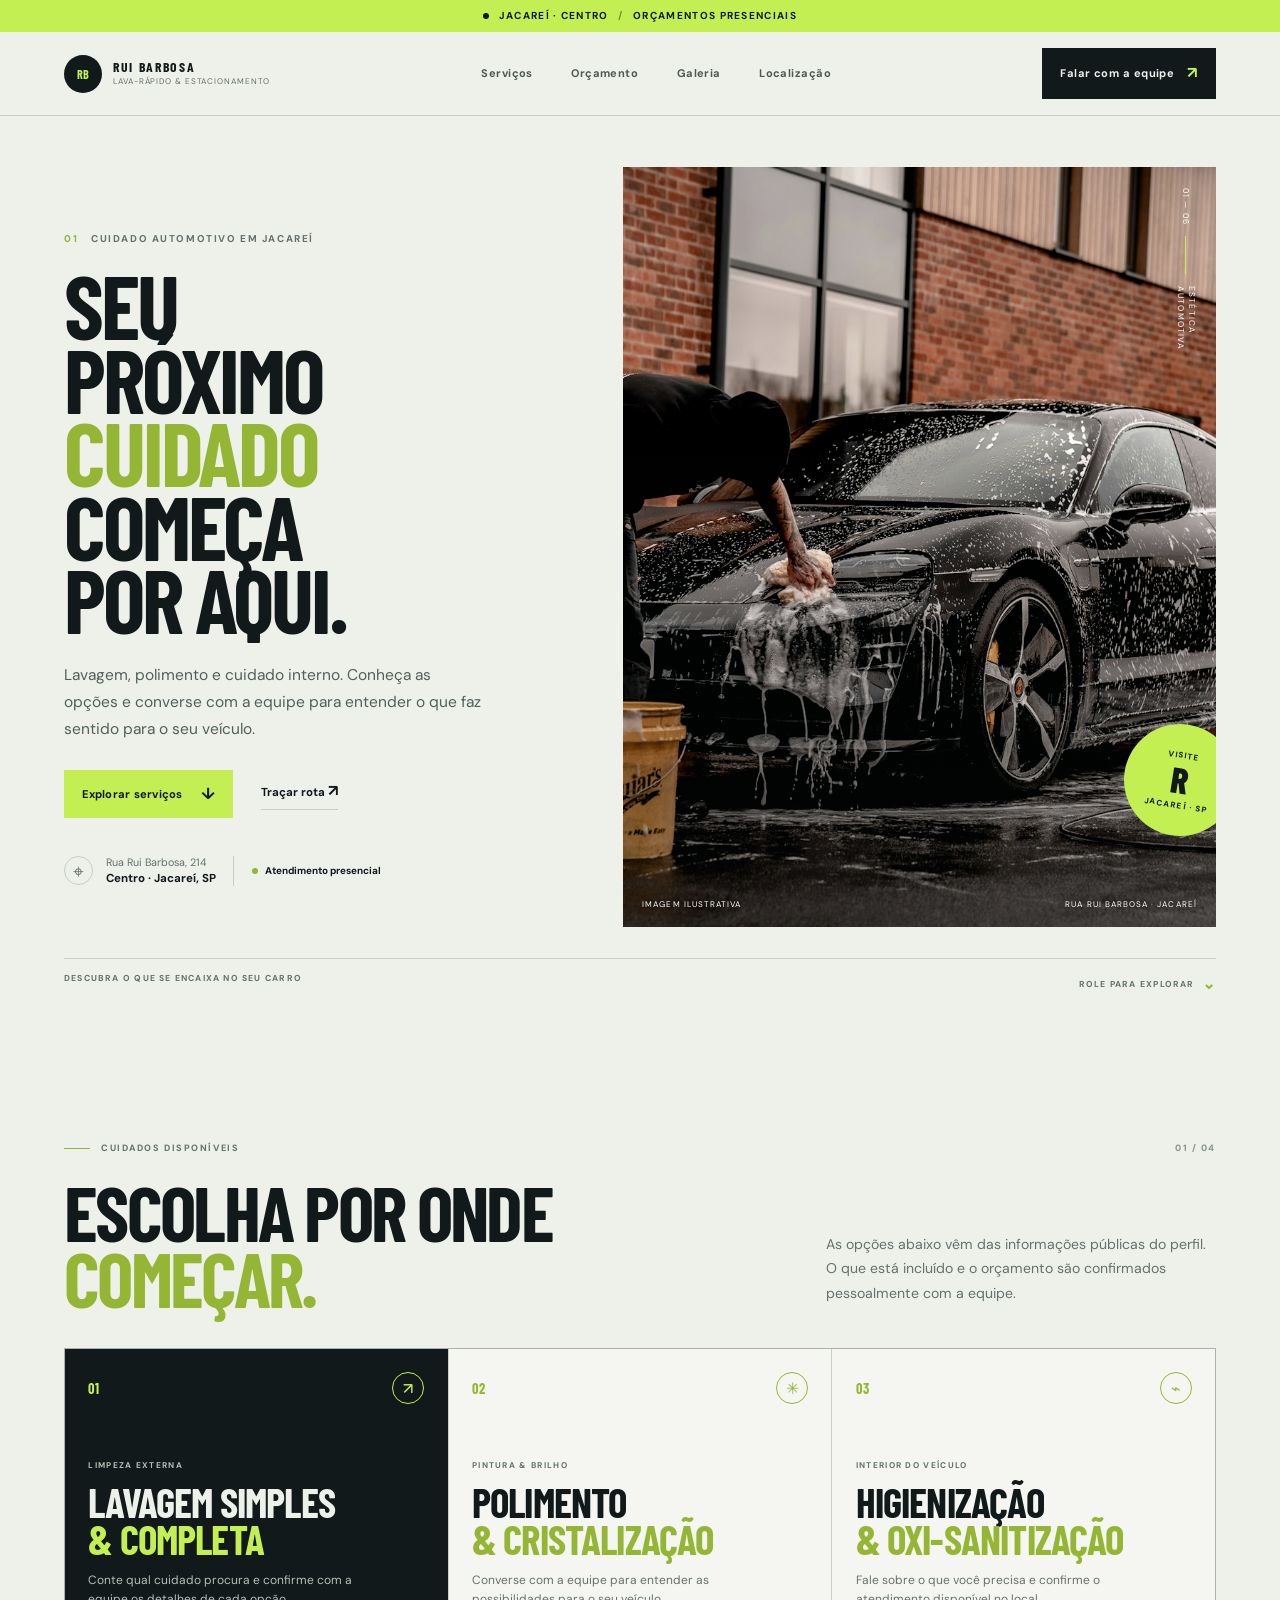
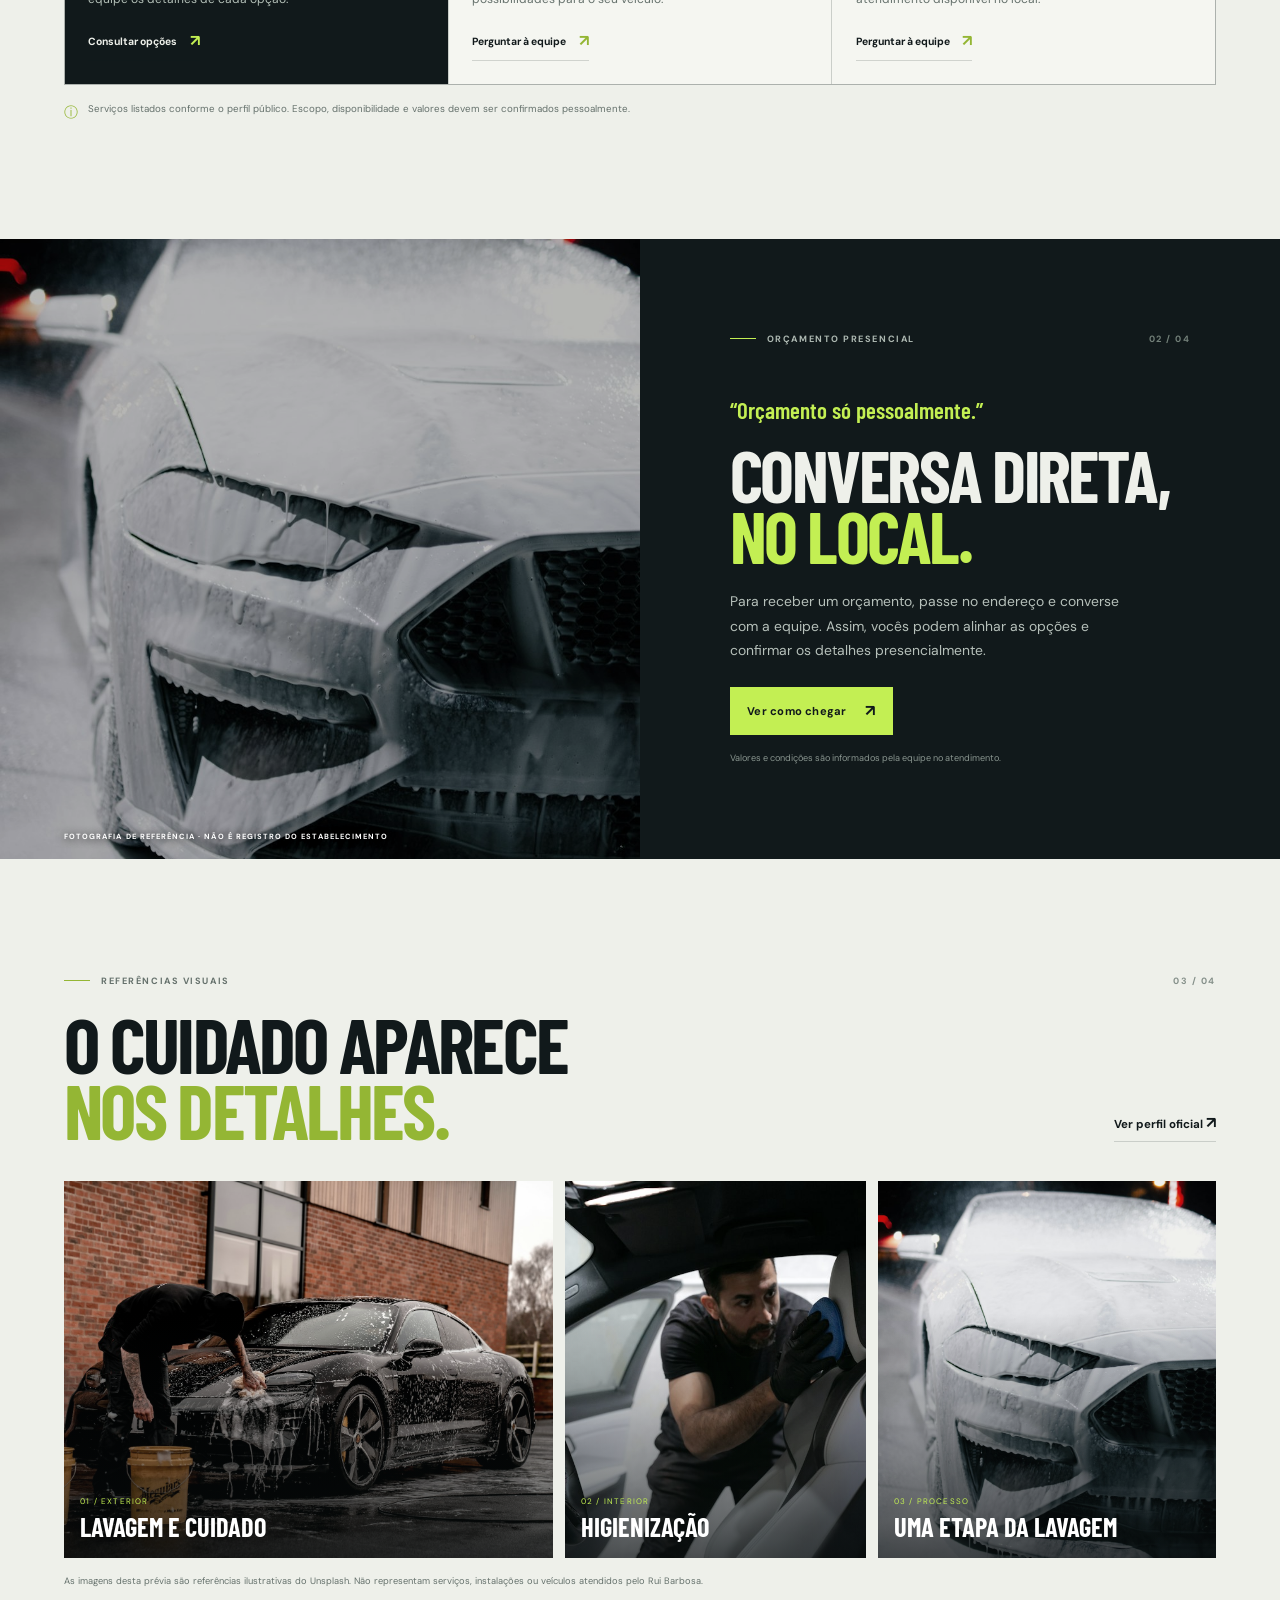
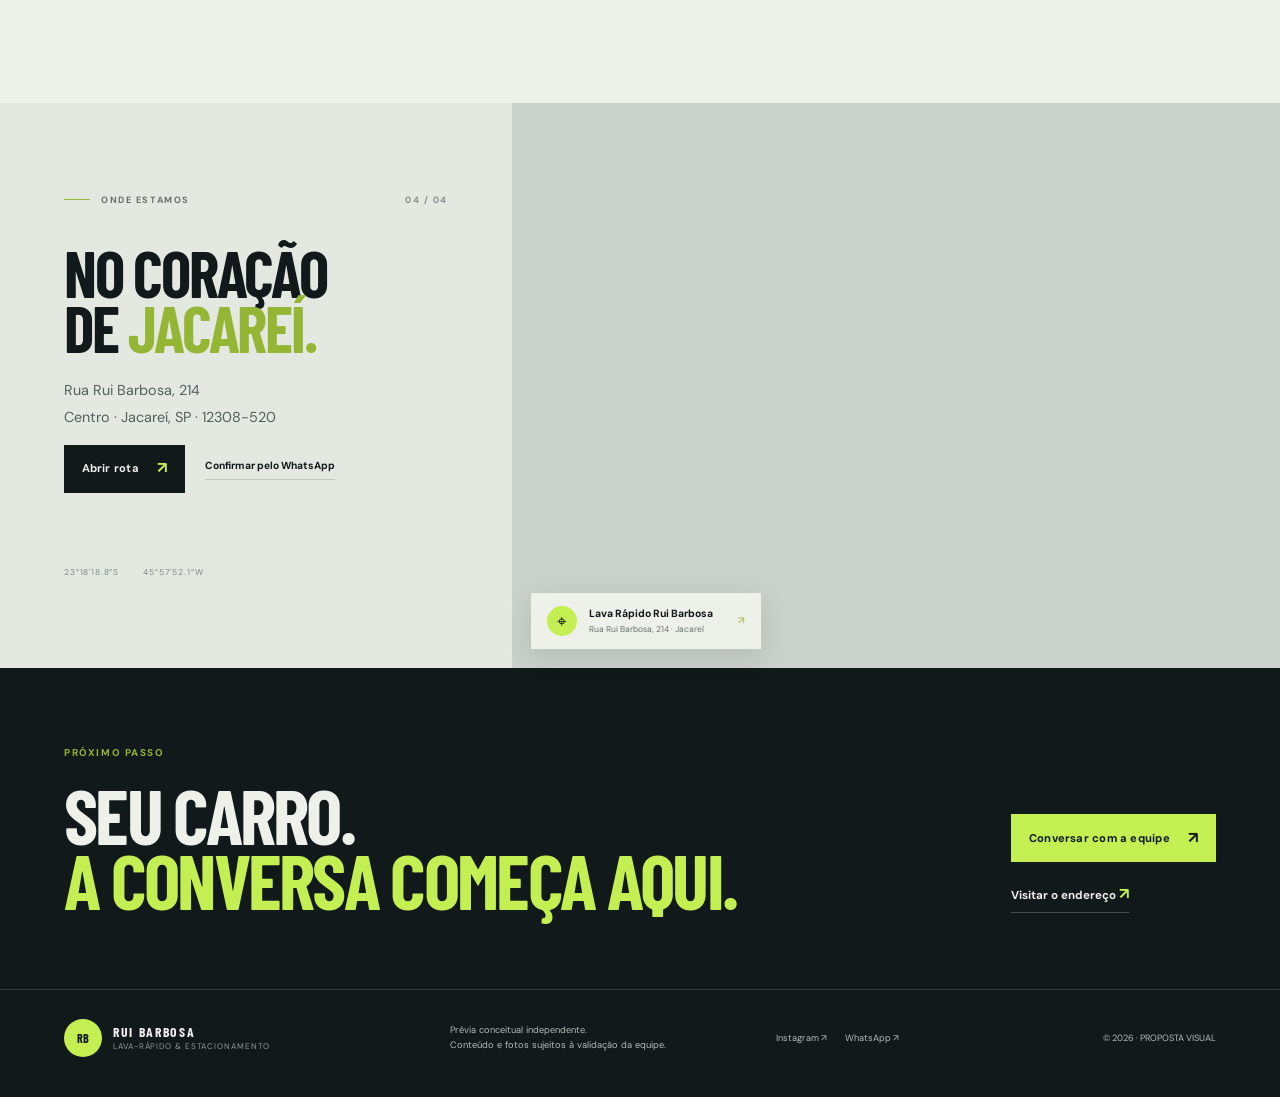
<file: index.html>
<!doctype html>
<html lang="pt-BR">
  <head>
    <meta charset="utf-8" />
    <meta name="viewport" content="width=device-width, initial-scale=1" />
    <meta name="theme-color" content="#11191b" />
    <meta name="description" content="Conheça as opções de lavagem e estética automotiva do Lava Rápido e Estacionamento Rui Barbosa, no Centro de Jacareí." />
    <meta name="robots" content="noindex, nofollow" />
    <title>Lava Rápido Rui Barbosa · Jacareí</title>
    <link rel="preconnect" href="https://fonts.googleapis.com" />
    <link rel="preconnect" href="https://fonts.gstatic.com" crossorigin />
    <link href="https://fonts.googleapis.com/css2?family=Barlow+Condensed:wght@500;600;700;800&family=DM+Sans:wght@400;500;600;700&display=swap" rel="stylesheet" />
    <link rel="stylesheet" href="styles.css" />
    <link rel="icon" href="assets/favicon.svg" type="image/svg+xml" />
  </head>
  <body>
    <a class="skip-link" href="#conteudo">Pular para o conteúdo</a>
    <div class="announcement"><span class="pulse" aria-hidden="true"></span> Jacareí · Centro <span class="announcement__divider">/</span> Orçamentos presenciais</div>
    <header class="site-header">
      <a class="brand" href="#topo" aria-label="Lava Rápido Rui Barbosa — início">
        <span class="brand__mark" aria-hidden="true">RB</span>
        <span class="brand__text"><strong>RUI BARBOSA</strong><small>LAVA-RÁPIDO & ESTACIONAMENTO</small></span>
      </a>
      <button class="menu-toggle" aria-expanded="false" aria-controls="site-nav" aria-label="Abrir menu"><span></span><span></span></button>
      <nav id="site-nav" class="site-nav" aria-label="Navegação principal">
        <a href="#servicos">Serviços</a><a href="#visita">Orçamento</a><a href="#galeria">Galeria</a><a href="#localizacao">Localização</a>
      </nav>
      <a class="header-cta" href="https://wa.me/5512997480919?text=Ol%C3%A1%2C%20encontrei%20a%20p%C3%A1gina%20do%20Lava%20R%C3%A1pido%20Rui%20Barbosa%20e%20gostaria%20de%20saber%20mais." target="_blank" rel="noreferrer">Falar com a equipe <span aria-hidden="true">↗</span></a>
    </header>

    <main id="conteudo">
      <section class="hero" id="topo">
        <div class="hero__content">
          <p class="eyebrow"><span>01</span> Cuidado automotivo em Jacareí</p>
          <h1>Seu próximo<br /><em>cuidado</em> começa<br />por aqui.</h1>
          <p class="hero__lead">Lavagem, polimento e cuidado interno. Conheça as opções e converse com a equipe para entender o que faz sentido para o seu veículo.</p>
          <div class="hero__actions"><a class="button button--lime" href="#servicos">Explorar serviços <span aria-hidden="true">↓</span></a><a class="text-link" href="https://www.google.com/maps/dir/?api=1&destination=Rua%20Rui%20Barbosa%2C%20214%2C%20Jacare%C3%AD%20SP" target="_blank" rel="noreferrer">Traçar rota <span aria-hidden="true">↗</span></a></div>
          <div class="hero__meta"><span class="meta-icon" aria-hidden="true">⌖</span><span>Rua Rui Barbosa, 214<br /><strong>Centro · Jacareí, SP</strong></span><span class="meta-separator"></span><span class="meta-open"><i></i> Atendimento presencial</span></div>
        </div>
        <div class="hero__visual">
          <img src="assets/lavagem-demonstrativa.jpg" alt="Fotografia demonstrativa de um carro escuro durante uma lavagem manual" fetchpriority="high" />
          <div class="hero__image-label"><span>IMAGEM ILUSTRATIVA</span><span>RUA RUI BARBOSA · JACAREÍ</span></div>
          <div class="hero__side-note"><span>01 — 06</span><span class="side-line"></span><span>ESTÉTICA<br />AUTOMOTIVA</span></div>
          <div class="hero__stamp" aria-label="Serviços e orçamento presenciais"><span>VISITE</span><b>R</b><span>JACAREÍ · SP</span></div>
        </div>
        <div class="hero__bottom"><span>DESCUBRA O QUE SE ENCAIXA NO SEU CARRO</span><span class="scroll-cue">ROLE PARA EXPLORAR <span aria-hidden="true">⌄</span></span></div>
      </section>

      <section class="service-intro section-wrap" id="servicos">
        <div class="section-kicker"><span class="kicker-line"></span> CUIDADOS DISPONÍVEIS <span class="kicker-number">01 / 04</span></div>
        <div class="section-heading"><h2>Escolha por onde<br /><em>começar.</em></h2><p>As opções abaixo vêm das informações públicas do perfil. O que está incluído e o orçamento são confirmados pessoalmente com a equipe.</p></div>
        <div class="service-grid">
          <article class="service-card service-card--main">
            <div class="service-card__top"><span>01</span><span class="service-card__icon" aria-hidden="true">↗</span></div>
            <div class="service-card__body"><p class="card-label">LIMPEZA EXTERNA</p><h3>Lavagem simples<br /><span>& completa</span></h3><p>Conte qual cuidado procura e confirme com a equipe os detalhes de cada opção.</p><a href="https://wa.me/5512997480919?text=Ol%C3%A1%2C%20gostaria%20de%20saber%20mais%20sobre%20as%20op%C3%A7%C3%B5es%20de%20lavagem." target="_blank" rel="noreferrer" class="service-link">Consultar opções <span aria-hidden="true">↗</span></a></div>
          </article>
          <article class="service-card">
            <div class="service-card__top"><span>02</span><span class="service-card__icon" aria-hidden="true">✳</span></div>
            <div class="service-card__body"><p class="card-label">PINTURA & BRILHO</p><h3>Polimento<br /><span>& cristalização</span></h3><p>Converse com a equipe para entender as possibilidades para o seu veículo.</p><a href="https://wa.me/5512997480919?text=Ol%C3%A1%2C%20gostaria%20de%20saber%20mais%20sobre%20polimento%20e%20cristaliza%C3%A7%C3%A3o." target="_blank" rel="noreferrer" class="service-link">Perguntar à equipe <span aria-hidden="true">↗</span></a></div>
          </article>
          <article class="service-card">
            <div class="service-card__top"><span>03</span><span class="service-card__icon" aria-hidden="true">⌁</span></div>
            <div class="service-card__body"><p class="card-label">INTERIOR DO VEÍCULO</p><h3>Higienização<br /><span>& oxi-sanitização</span></h3><p>Fale sobre o que você precisa e confirme o atendimento disponível no local.</p><a href="https://wa.me/5512997480919?text=Ol%C3%A1%2C%20gostaria%20de%20saber%20mais%20sobre%20higieniza%C3%A7%C3%A3o%20e%20oxi-sanitiza%C3%A7%C3%A3o." target="_blank" rel="noreferrer" class="service-link">Perguntar à equipe <span aria-hidden="true">↗</span></a></div>
          </article>
        </div>
        <p class="disclaimer"><span aria-hidden="true">ⓘ</span> Serviços listados conforme o perfil público. Escopo, disponibilidade e valores devem ser confirmados pessoalmente.</p>
      </section>

      <section class="visit-section" id="visita">
        <div class="visit-section__image"><img src="assets/espuma-demonstrativa.jpg" alt="Imagem ilustrativa de um veículo coberto por espuma durante a lavagem" loading="lazy" /><span class="image-note">FOTOGRAFIA DE REFERÊNCIA · NÃO É REGISTRO DO ESTABELECIMENTO</span></div>
        <div class="visit-section__content">
          <div class="section-kicker section-kicker--light"><span class="kicker-line"></span> ORÇAMENTO PRESENCIAL <span class="kicker-number">02 / 04</span></div>
          <p class="display-quote">“Orçamento só pessoalmente.”</p>
          <h2>Conversa direta,<br /><em>no local.</em></h2>
          <p>Para receber um orçamento, passe no endereço e converse com a equipe. Assim, vocês podem alinhar as opções e confirmar os detalhes presencialmente.</p>
          <a class="button button--lime" href="https://www.google.com/maps/dir/?api=1&destination=Rua%20Rui%20Barbosa%2C%20214%2C%20Jacare%C3%AD%20SP" target="_blank" rel="noreferrer">Ver como chegar <span aria-hidden="true">↗</span></a>
          <span class="visit-section__footnote">Valores e condições são informados pela equipe no atendimento.</span>
        </div>
      </section>

      <section class="gallery-section section-wrap" id="galeria">
        <div class="section-kicker"><span class="kicker-line"></span> REFERÊNCIAS VISUAIS <span class="kicker-number">03 / 04</span></div>
        <div class="section-heading section-heading--gallery"><h2>O cuidado aparece<br /><em>nos detalhes.</em></h2><a class="text-link" href="https://www.instagram.com/lavarapidoruibarbosa/" target="_blank" rel="noreferrer">Ver perfil oficial <span aria-hidden="true">↗</span></a></div>
        <div class="gallery-grid">
          <figure class="gallery-item gallery-item--wide"><img src="assets/lavagem-demonstrativa.jpg" alt="Foto de referência: lavagem manual de um automóvel escuro" loading="lazy" /><figcaption><span>01 / EXTERIOR</span><b>Lavagem e cuidado</b></figcaption></figure>
          <figure class="gallery-item gallery-item--tall"><img src="assets/interior-demonstrativo.jpg" alt="Foto de referência: profissional fazendo limpeza interna de um veículo" loading="lazy" /><figcaption><span>02 / INTERIOR</span><b>Higienização</b></figcaption></figure>
          <figure class="gallery-item gallery-item--small"><img src="assets/espuma-demonstrativa.jpg" alt="Foto de referência: espuma aplicada à parte dianteira de um automóvel" loading="lazy" /><figcaption><span>03 / PROCESSO</span><b>Uma etapa da lavagem</b></figcaption></figure>
        </div>
        <p class="gallery-note">As imagens desta prévia são referências ilustrativas do Unsplash. Não representam serviços, instalações ou veículos atendidos pelo Rui Barbosa.</p>
      </section>

      <section class="location-section" id="localizacao">
        <div class="location-section__copy">
          <div class="section-kicker"><span class="kicker-line"></span> ONDE ESTAMOS <span class="kicker-number">04 / 04</span></div>
          <h2>No coração<br />de <em>Jacareí.</em></h2>
          <p>Rua Rui Barbosa, 214<br />Centro · Jacareí, SP · 12308-520</p>
          <div class="location-actions"><a class="button button--dark" href="https://www.google.com/maps/dir/?api=1&destination=Rua%20Rui%20Barbosa%2C%20214%2C%20Centro%2C%20Jacare%C3%AD%2C%20SP%2012308-520" target="_blank" rel="noreferrer">Abrir rota <span aria-hidden="true">↗</span></a><a class="location-whatsapp" href="https://wa.me/5512997480919?text=Ol%C3%A1%2C%20gostaria%20de%20confirmar%20o%20endere%C3%A7o%20e%20o%20atendimento." target="_blank" rel="noreferrer">Confirmar pelo WhatsApp</a></div>
          <div class="location-coordinates"><span>23°18'18.8”S</span><span>45°57'52.1”W</span></div>
        </div>
        <div class="map-wrap"><iframe title="Mapa da Rua Rui Barbosa, 214, Centro, Jacareí" src="https://www.openstreetmap.org/export/embed.html?bbox=-45.9695%2C-23.3102%2C-45.9594%2C-23.3002&layer=mapnik&marker=-23.305226%2C-45.9644615" loading="lazy" referrerpolicy="no-referrer-when-downgrade"></iframe><a href="https://www.google.com/maps/place/Lava+R%C3%A1pido+e+Estacionamento+Rui+Barbosa/" target="_blank" rel="noreferrer" class="map-label"><span class="map-pin" aria-hidden="true">⌖</span><span><b>Lava Rápido Rui Barbosa</b><small>Rua Rui Barbosa, 214 · Jacareí</small></span><span aria-hidden="true">↗</span></a></div>
      </section>

      <section class="closing-cta">
        <div><p class="eyebrow"><span>PRÓXIMO PASSO</span></p><h2>Seu carro.<br /><em>A conversa começa aqui.</em></h2></div>
        <div class="closing-cta__actions"><a class="button button--lime" href="https://wa.me/5512997480919?text=Ol%C3%A1%2C%20encontrei%20a%20p%C3%A1gina%20do%20Lava%20R%C3%A1pido%20Rui%20Barbosa%20e%20gostaria%20de%20saber%20mais." target="_blank" rel="noreferrer">Conversar com a equipe <span aria-hidden="true">↗</span></a><a class="text-link text-link--light" href="https://www.google.com/maps/dir/?api=1&destination=Rua%20Rui%20Barbosa%2C%20214%2C%20Jacare%C3%AD%20SP" target="_blank" rel="noreferrer">Visitar o endereço <span aria-hidden="true">↗</span></a></div>
      </section>
    </main>

    <footer class="site-footer">
      <a class="brand brand--footer" href="#topo"><span class="brand__mark" aria-hidden="true">RB</span><span class="brand__text"><strong>RUI BARBOSA</strong><small>LAVA-RÁPIDO & ESTACIONAMENTO</small></span></a>
      <p>Prévia conceitual independente.<br />Conteúdo e fotos sujeitos à validação da equipe.</p>
      <div class="footer-links"><a href="https://www.instagram.com/lavarapidoruibarbosa/" target="_blank" rel="noreferrer">Instagram ↗</a><a href="https://wa.me/5512997480919" target="_blank" rel="noreferrer">WhatsApp ↗</a></div>
      <span class="copyright">© <span id="year"></span> · PROPOSTA VISUAL</span>
    </footer>
    <a class="mobile-contact" href="https://wa.me/5512997480919?text=Ol%C3%A1%2C%20encontrei%20a%20p%C3%A1gina%20do%20Lava%20R%C3%A1pido%20Rui%20Barbosa%20e%20gostaria%20de%20saber%20mais." target="_blank" rel="noreferrer"><span>Falar com a equipe</span><span aria-hidden="true">↗</span></a>
    <script src="app.js"></script>
  </body>
</html>
</file>
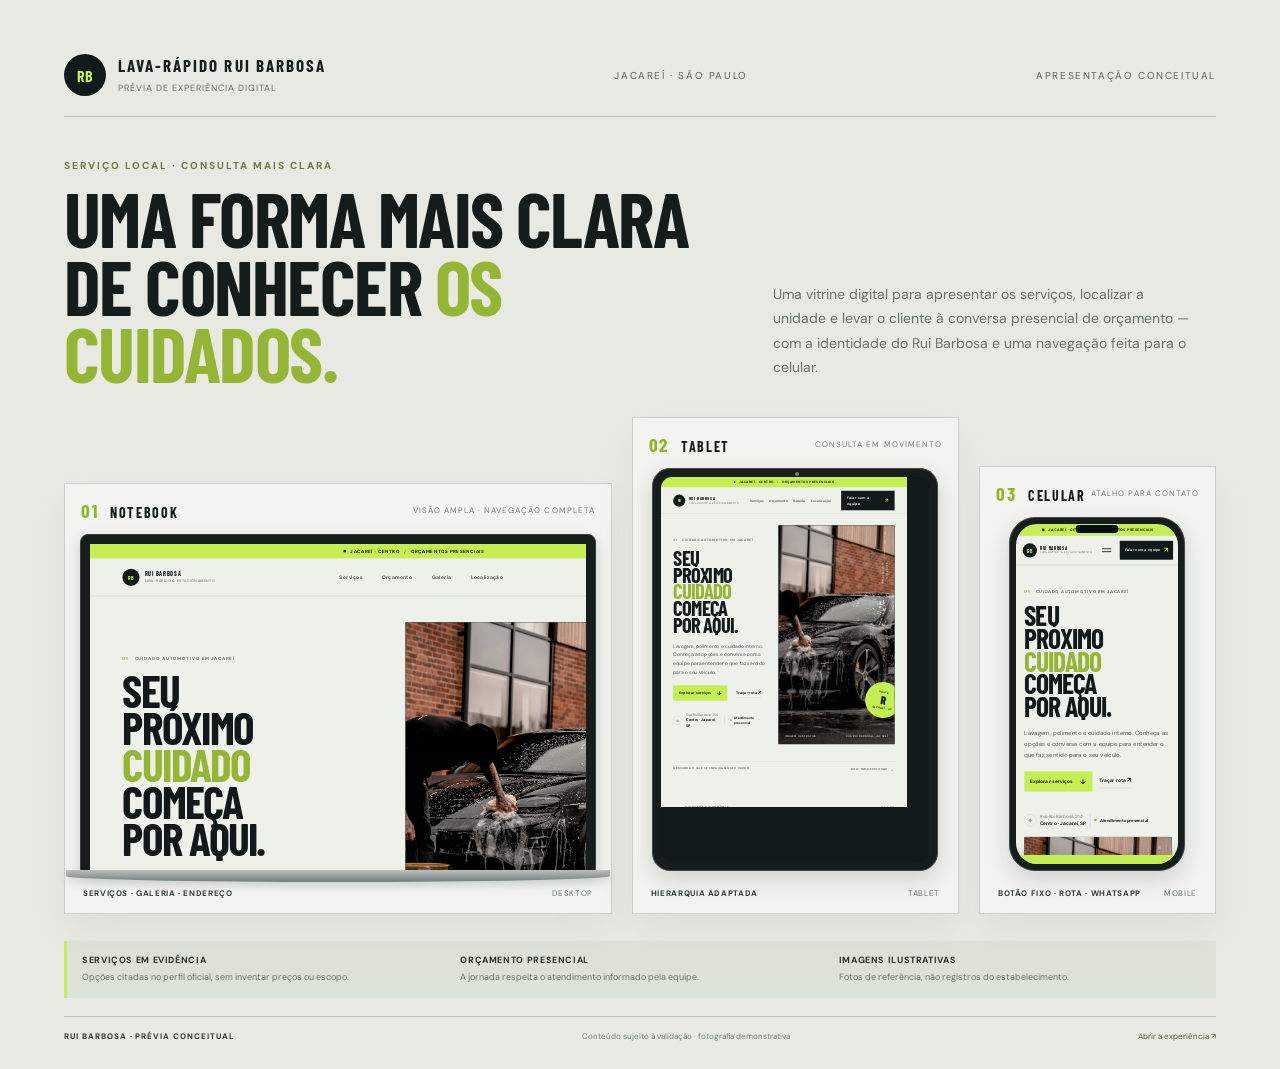
<file: prancha.html>
<!doctype html>
<html lang="pt-BR">
<head>
  <meta charset="utf-8" /><meta name="viewport" content="width=device-width, initial-scale=1" />
  <meta name="robots" content="noindex, nofollow" /><title>Prancha · Rui Barbosa</title>
  <link rel="preconnect" href="https://fonts.googleapis.com" /><link rel="preconnect" href="https://fonts.gstatic.com" crossorigin />
  <link href="https://fonts.googleapis.com/css2?family=Barlow+Condensed:wght@500;600;700;800&family=DM+Sans:wght@400;500;600;700&display=swap" rel="stylesheet" />
  <style>
    *{box-sizing:border-box}body{margin:0;background:#e7e9e2;color:#151c1c;font-family:'DM Sans',sans-serif;-webkit-font-smoothing:antialiased}.board{max-width:1680px;margin:auto;padding:54px 64px 28px;min-height:100vh;display:flex;flex-direction:column}.board-head{display:flex;justify-content:space-between;align-items:center;border-bottom:1px solid #bdc2ba;padding-bottom:20px}.brand{display:flex;align-items:center;gap:12px}.mark{width:42px;height:42px;border-radius:50%;background:#11191b;color:#c3ef53;display:grid;place-items:center;font:700 16px 'Barlow Condensed'}.brand b{display:block;font:700 17px 'Barlow Condensed';letter-spacing:.12em}.brand small{font-size:9px;letter-spacing:.11em;color:#65716c}.head-note,.head-tag{font-size:10px;letter-spacing:.16em;color:#59645e;text-transform:uppercase}.intro{display:grid;grid-template-columns:1.2fr .8fr;align-items:end;gap:44px;padding:42px 0 30px}.eyebrow{font-size:10px;letter-spacing:.2em;font-weight:700;color:#6b7945;margin:0 0 12px}.intro h1{font:700 clamp(48px,6vw,86px)/.88 'Barlow Condensed';letter-spacing:-.02em;text-transform:uppercase;margin:0;max-width:24ch}.intro h1 em{font-style:normal;color:#94b634}.intro-copy{max-width:420px;color:#69736d;font-size:14px;line-height:1.75;margin:0 0 7px}.device-grid{display:grid;grid-template-columns:1.34fr .8fr .58fr;gap:20px;align-items:end;flex:1;min-width:0}.device-card{position:relative;min-width:0;padding:15px;background:#f3f4ef;border:1px solid #ccd0c9;box-shadow:0 16px 38px #18221a0c}.device-title{display:flex;justify-content:space-between;align-items:center;padding:0 1px 12px}.device-title b{font:700 14px 'Barlow Condensed';letter-spacing:.12em;text-transform:uppercase}.device-title b span{color:#91b42b;font-size:19px;margin-right:7px}.device-title small{font-size:8px;letter-spacing:.13em;color:#77817a;text-transform:uppercase}.laptop{padding:9px 9px 0;background:#171c1d;border:1px solid #374041;border-radius:8px 8px 2px 2px;position:relative;box-shadow:0 5px 14px #121a1a2e}.laptop:after{content:"";height:12px;position:absolute;left:-3%;right:-3%;bottom:-12px;background:linear-gradient(#b9c0bd,#737d7b);border-radius:0 0 55% 55%;box-shadow:0 5px 8px #131c1c21}.screen{overflow:hidden;background:#11191b;position:relative;width:100%}.screen iframe{position:absolute;inset:0 auto auto 0;display:block}.laptop .screen{height:326px}.laptop iframe{width:1440px;height:920px;transform:scale(.45);transform-origin:top left;border:0;pointer-events:none}.tablet-frame{width:min(100%,286px);margin:0 auto;padding:8px;background:#171c1d;border:1px solid #40494a;border-radius:18px;box-shadow:0 8px 22px #11191b2a;position:relative}.tablet-frame:before{content:"";position:absolute;left:50%;top:3px;width:4px;height:4px;border-radius:50%;background:#75807d;z-index:2}.tablet-frame .screen{height:385px;border-radius:11px}.tablet-frame iframe{width:768px;height:1030px;transform:scale(.32);transform-origin:top left;border:0;pointer-events:none}.phone-frame{width:min(100%,176px);margin:0 auto;padding:6px;background:#171c1d;border:1px solid #414a49;border-radius:26px;box-shadow:0 8px 22px #11191b2a;position:relative}.phone-frame:before{content:"";position:absolute;z-index:2;top:7px;left:50%;transform:translateX(-50%);width:43px;height:8px;border-radius:10px;background:#070b0c}.phone-frame .screen{height:340px;border-radius:21px}.phone-frame iframe{width:390px;height:844px;transform:scale(.42);transform-origin:top left;border:0;pointer-events:none}.device-caption{display:flex;justify-content:space-between;gap:8px;padding:17px 3px 0;color:#6a756f;font-size:8px;letter-spacing:.08em;text-transform:uppercase}.device-caption strong{color:#313b37}.callout{margin:27px 0 18px;padding:13px 15px;background:#dce2d8;display:grid;grid-template-columns:1fr 1fr 1fr;gap:16px;border-left:3px solid #c3ef53}.callout div{font-size:9px;line-height:1.55;color:#66716b}.callout b{display:block;color:#27312c;font-size:9px;letter-spacing:.07em;text-transform:uppercase;margin-bottom:3px}.board-foot{border-top:1px solid #bdc2ba;display:flex;justify-content:space-between;align-items:center;gap:20px;padding-top:14px;color:#748079;font-size:8px}.board-foot strong{color:#303a35;letter-spacing:.12em}.board-foot a{color:#526038;text-decoration:none}.mobile-note{display:none}
    @media(max-width:900px){.board{padding:32px 28px 22px}.intro{gap:24px}.device-grid{grid-template-columns:1fr 1fr;align-items:start}.device-card:first-child{grid-column:span 2}.laptop .screen{height:290px}.laptop iframe{transform:scale(.31)}.tablet-frame{width:258px}.tablet-frame iframe{transform:scale(.31)}.phone-frame{width:166px}.phone-frame iframe{transform:scale(.4)}.callout{grid-template-columns:1fr}.head-note{display:none}}
    @media(max-width:560px){.board{padding:20px 16px 22px}.head-tag{display:none}.intro{grid-template-columns:1fr;padding:27px 0 22px;gap:14px}.intro h1{font-size:54px}.intro-copy{font-size:12px}.device-grid{grid-template-columns:1fr;gap:14px}.device-card:first-child{grid-column:auto}.laptop .screen{height:220px}.laptop iframe{transform:scale(.23)}.tablet-frame{width:246px}.tablet-frame .screen{height:335px}.tablet-frame iframe{transform:scale(.29)}.phone-frame{width:166px}.phone-frame .screen{height:340px}.phone-frame iframe{transform:scale(.4)}.callout{margin-top:22px}.board-foot{align-items:flex-start;flex-direction:column;gap:7px}}
  </style>
</head>
<body>
  <main class="board">
    <header class="board-head"><div class="brand"><span class="mark">RB</span><span><b>LAVA-RÁPIDO RUI BARBOSA</b><small>PRÉVIA DE EXPERIÊNCIA DIGITAL</small></span></div><span class="head-note">Jacareí · São Paulo</span><span class="head-tag">Apresentação conceitual</span></header>
    <section class="intro"><div><p class="eyebrow">SERVIÇO LOCAL · CONSULTA MAIS CLARA</p><h1>Uma forma mais clara de conhecer <em>os cuidados.</em></h1></div><p class="intro-copy">Uma vitrine digital para apresentar os serviços, localizar a unidade e levar o cliente à conversa presencial de orçamento — com a identidade do Rui Barbosa e uma navegação feita para o celular.</p></section>
    <section class="device-grid" aria-label="Prévia em diferentes dispositivos">
      <article class="device-card"><div class="device-title"><b><span>01</span> Notebook</b><small>Visão ampla · navegação completa</small></div><div class="laptop"><div class="screen"><iframe title="Prévia do site em notebook" src="./index.html"></iframe></div></div><div class="device-caption"><strong>Serviços · galeria · endereço</strong><span>DESKTOP</span></div></article>
      <article class="device-card"><div class="device-title"><b><span>02</span> Tablet</b><small>Consulta em movimento</small></div><div class="tablet-frame"><div class="screen"><iframe title="Prévia do site em tablet" src="./index.html"></iframe></div></div><div class="device-caption"><strong>Hierarquia adaptada</strong><span>TABLET</span></div></article>
      <article class="device-card"><div class="device-title"><b><span>03</span> Celular</b><small>Atalho para contato</small></div><div class="phone-frame"><div class="screen"><iframe title="Prévia do site em celular" src="./index.html"></iframe></div></div><div class="device-caption"><strong>Botão fixo · rota · WhatsApp</strong><span>MOBILE</span></div></article>
    </section>
    <section class="callout"><div><b>Serviços em evidência</b>Opções citadas no perfil oficial, sem inventar preços ou escopo.</div><div><b>Orçamento presencial</b>A jornada respeita o atendimento informado pela equipe.</div><div><b>Imagens ilustrativas</b>Fotos de referência, não registros do estabelecimento.</div></section>
    <footer class="board-foot"><strong>RUI BARBOSA · PRÉVIA CONCEITUAL</strong><span>Conteúdo sujeito à validação · fotografia demonstrativa</span><a href="./index.html">Abrir a experiência ↗</a></footer>
  </main>
</body>
</html>
</file>
<file: styles.css>
:root{--ink:#11191b;--ink-2:#192326;--paper:#eef0ea;--paper-2:#e3e8e1;--muted:#65716c;--line:rgba(17,25,27,.16);--acid:#c3ef53;--acid-dark:#94b634;--white:#fff;--display:'Barlow Condensed',Impact,sans-serif;--body:'DM Sans',Arial,sans-serif;--gutter:clamp(1.2rem,5vw,5rem);--max:1500px}
*{box-sizing:border-box}html{scroll-behavior:smooth;scroll-padding-top:90px}body{margin:0;background:var(--paper);color:var(--ink);font-family:var(--body);font-size:16px;line-height:1.55;-webkit-font-smoothing:antialiased}img{display:block;width:100%;height:100%;object-fit:cover}a{color:inherit;text-decoration:none}button{font:inherit}.skip-link{position:absolute;left:12px;top:-60px;background:var(--acid);padding:.7rem 1rem;z-index:100;color:var(--ink)}.skip-link:focus{top:10px}:focus-visible{outline:3px solid var(--acid-dark);outline-offset:4px}.announcement{display:flex;justify-content:center;align-items:center;gap:.6rem;min-height:32px;background:var(--acid);font-size:.63rem;font-weight:700;letter-spacing:.13em;text-transform:uppercase}.pulse{width:6px;height:6px;border-radius:50%;background:var(--ink)}.announcement__divider{opacity:.45}
.site-header{height:84px;padding:0 var(--gutter);display:flex;align-items:center;justify-content:space-between;gap:2rem;max-width:calc(var(--max) + 2 * var(--gutter));margin:auto;border-bottom:1px solid var(--line)}.brand{display:flex;align-items:center;gap:.7rem;min-width:max-content}.brand__mark{width:38px;height:38px;display:grid;place-items:center;border-radius:50%;background:var(--ink);color:var(--acid);font:700 .77rem var(--display);letter-spacing:-.03em}.brand__text{display:grid;gap:.03rem}.brand__text strong{font:700 .86rem var(--display);letter-spacing:.12em}.brand__text small{font-size:.51rem;letter-spacing:.11em;color:var(--muted)}.site-nav{display:flex;align-items:center;gap:clamp(1.2rem,3vw,3rem)}.site-nav a,.header-cta{font-size:.69rem;font-weight:700;letter-spacing:.04em}.site-nav a{color:#4e5955;transition:color .2s}.site-nav a:hover{color:var(--ink)}.header-cta{display:flex;align-items:center;gap:.8rem;background:var(--ink);color:var(--paper);padding:.82rem 1.15rem}.header-cta span,.text-link span,.service-link span,.button span{color:var(--acid);font-size:1rem}.menu-toggle{display:none}
.hero{max-width:var(--max);margin:auto;padding:clamp(2.2rem,4vw,4rem) var(--gutter) 1rem;display:grid;grid-template-columns:.91fr 1.09fr;column-gap:clamp(2rem,5vw,5rem);position:relative}.hero__content{padding:clamp(1.5rem,5vw,5rem) 0 3rem;display:flex;flex-direction:column;align-items:flex-start}.eyebrow{display:flex;align-items:center;gap:.8rem;margin:0 0 1.35rem;color:var(--muted);font-size:.62rem;font-weight:700;letter-spacing:.16em;text-transform:uppercase}.eyebrow span:first-child{color:var(--acid-dark)}h1,h2,h3,p{margin-top:0}.hero h1,.section-heading h2,.visit-section h2,.location-section h2,.closing-cta h2{font-family:var(--display);font-weight:700;letter-spacing:-.035em;text-transform:uppercase}.hero h1{font-size:clamp(4.2rem,7vw,7.6rem);line-height:.82;margin:0 0 1.65rem;max-width:8ch}.hero h1 em,.section-heading h2 em,.visit-section h2 em,.location-section h2 em,.closing-cta h2 em{font-style:normal;color:var(--acid-dark)}.hero__lead{max-width:420px;color:#52605b;font-size:clamp(.97rem,1.2vw,1.1rem);line-height:1.75;margin-bottom:1.7rem}.hero__actions{display:flex;align-items:center;gap:1.8rem;flex-wrap:wrap}.button{min-height:48px;padding:0 1.1rem;display:inline-flex;align-items:center;justify-content:center;gap:1.15rem;font-size:.7rem;font-weight:700;letter-spacing:.02em;transition:transform .2s,background .2s}.button:hover{transform:translateY(-2px)}.button--lime{background:var(--acid);color:var(--ink)}.button--lime span{color:var(--ink)}.button--dark{background:var(--ink);color:var(--paper)}.text-link{font-size:.72rem;font-weight:700;border-bottom:1px solid var(--line);padding-bottom:.32rem}.text-link span{color:var(--ink)}.hero__meta{margin-top:auto;padding-top:2.2rem;display:flex;align-items:center;gap:.8rem;color:var(--muted);font-size:.67rem}.hero__meta strong{color:var(--ink);font-size:.72rem}.meta-icon{width:29px;height:29px;display:grid;place-items:center;border:1px solid var(--line);border-radius:50%;font-size:1.2rem}.meta-separator{height:30px;width:1px;background:var(--line);margin:0 .3rem}.meta-open{display:flex;align-items:center;gap:.45rem;color:var(--ink);font-size:.62rem;font-weight:700}.meta-open i{width:6px;height:6px;border-radius:50%;background:var(--acid-dark)}
.hero__visual{position:relative;min-height:590px;max-height:760px;background:var(--ink);overflow:hidden}.hero__visual>img{position:absolute;inset:0;object-position:50% 53%;filter:saturate(.8) contrast(1.06)}.hero__visual:after{content:"";position:absolute;inset:35% 0 0;background:linear-gradient(transparent,rgba(7,14,15,.3))}.hero__image-label{position:absolute;z-index:2;bottom:1rem;left:1.2rem;right:1.2rem;display:flex;justify-content:space-between;gap:1rem;color:white;font-size:.51rem;letter-spacing:.13em;text-shadow:0 1px 8px #000}.hero__side-note{position:absolute;z-index:2;top:1.3rem;right:1.2rem;display:flex;align-items:center;gap:.7rem;color:white;font-size:.52rem;line-height:1.35;letter-spacing:.14em;writing-mode:vertical-rl}.side-line{height:38px;width:1px;background:var(--acid)}.hero__stamp{position:absolute;z-index:2;right:-20px;bottom:12%;width:112px;height:112px;display:flex;flex-direction:column;align-items:center;justify-content:center;gap:.05rem;background:var(--acid);border-radius:50%;transform:rotate(9deg);font-size:.5rem;font-weight:700;letter-spacing:.14em}.hero__stamp b{font:800 2.25rem var(--display);line-height:1}.hero__bottom{grid-column:1/-1;border-top:1px solid var(--line);margin-top:1.4rem;padding:.8rem 0;display:flex;justify-content:space-between;color:var(--muted);font-size:.54rem;font-weight:700;letter-spacing:.14em}.scroll-cue{display:flex;gap:.45rem;align-items:center}.scroll-cue span{font-size:1rem;color:var(--acid-dark)}
.section-wrap{max-width:var(--max);margin:0 auto;padding:clamp(4rem,9vw,8.5rem) var(--gutter)}.section-kicker{display:flex;align-items:center;gap:.7rem;color:var(--muted);font-size:.57rem;font-weight:700;letter-spacing:.17em}.kicker-line{width:26px;height:1px;background:var(--acid-dark)}.kicker-number{margin-left:auto;color:#85908a;font-variant-numeric:tabular-nums}.section-heading{display:grid;grid-template-columns:1fr minmax(230px,390px);align-items:end;gap:2rem;margin:1.4rem 0 2.4rem}.section-heading h2,.visit-section h2,.location-section h2{font-size:clamp(3.4rem,6vw,6rem);line-height:.86;margin:0}.section-heading>p{max-width:380px;color:var(--muted);font-size:.88rem;line-height:1.75;margin:0 0 .25rem}.service-grid{display:grid;grid-template-columns:repeat(3,1fr);gap:1px;background:var(--line);border:1px solid var(--line)}.service-card{min-height:335px;background:#f5f6f1;padding:1.45rem;display:flex;flex-direction:column;transition:background .25s,transform .25s}.service-card:hover{background:white;transform:translateY(-3px);z-index:1}.service-card--main{background:var(--ink);color:var(--paper)}.service-card--main:hover{background:#192426}.service-card__top{display:flex;justify-content:space-between;align-items:center;font:700 .9rem var(--display);color:var(--acid-dark)}.service-card--main .service-card__top{color:var(--acid)}.service-card__icon{width:32px;height:32px;border:1px solid currentColor;border-radius:50%;display:grid;place-items:center;font:500 1rem var(--body)}.service-card__body{margin-top:auto}.card-label{font-size:.52rem;font-weight:700;letter-spacing:.16em;color:var(--muted);margin-bottom:.6rem}.service-card--main .card-label{color:#b4c0b8}.service-card h3{font:700 clamp(2.2rem,3.2vw,3.25rem)/.91 var(--display);letter-spacing:-.02em;text-transform:uppercase;margin-bottom:.85rem}.service-card h3 span{color:var(--acid-dark)}.service-card--main h3 span{color:var(--acid)}.service-card__body>p:not(.card-label){font-size:.75rem;color:var(--muted);max-width:300px;line-height:1.65;margin-bottom:1.2rem}.service-card--main .service-card__body>p:not(.card-label){color:#b4c0b8}.service-link{width:max-content;display:flex;align-items:center;gap:.8rem;font-size:.65rem;font-weight:700;border-bottom:1px solid var(--line);padding-bottom:.35rem}.service-link span{color:var(--acid-dark)}.service-card--main .service-link span{color:var(--acid)}.disclaimer{display:flex;align-items:flex-start;gap:.6rem;margin:1rem 0 0;color:var(--muted);font-size:.61rem}.disclaimer span{color:var(--acid-dark);font-size:.9rem}
.visit-section{display:grid;grid-template-columns:1fr 1fr;background:var(--ink);color:var(--paper);min-height:620px}.visit-section__image{position:relative;min-height:500px}.visit-section__image img{position:absolute;inset:0;filter:brightness(.76) saturate(.8)}.image-note{position:absolute;bottom:1rem;left:var(--gutter);color:white;font-size:.47rem;font-weight:700;letter-spacing:.14em;text-shadow:0 1px 8px #000}.visit-section__content{padding:clamp(3.5rem,7vw,7rem) clamp(2rem,7vw,7rem);display:flex;align-items:flex-start;flex-direction:column;justify-content:center}.section-kicker--light{color:#aeb9b2;width:100%}.section-kicker--light .kicker-line{background:var(--acid)}.section-kicker--light .kicker-number{color:#738079}.display-quote{font:600 clamp(1.15rem,1.8vw,1.65rem)/1.2 var(--display);color:var(--acid);margin:3.2rem 0 1.2rem}.visit-section h2{font-size:clamp(3.4rem,5.6vw,6.1rem);margin-bottom:1.4rem}.visit-section h2 em{color:var(--acid)}.visit-section__content>p:not(.display-quote){max-width:420px;color:#b6c0ba;font-size:.87rem;line-height:1.75;margin-bottom:1.55rem}.visit-section__footnote{color:#89958f;font-size:.57rem;margin-top:1rem}
.section-heading--gallery{grid-template-columns:1fr auto}.gallery-grid{display:grid;grid-template-columns:1.3fr .8fr .9fr;grid-template-rows:185px 180px;gap:12px}.gallery-item{position:relative;margin:0;background:var(--ink);overflow:hidden}.gallery-item img{transition:transform .65s cubic-bezier(.2,.8,.2,1);filter:saturate(.78)}.gallery-item:hover img{transform:scale(1.035)}.gallery-item--wide{grid-row:span 2}.gallery-item--tall{grid-row:span 2}.gallery-item--small{grid-row:span 2}.gallery-item:after{content:"";position:absolute;inset:35% 0 0;background:linear-gradient(transparent,rgba(8,13,14,.7))}.gallery-item figcaption{position:absolute;z-index:1;bottom:1rem;left:1rem;right:1rem;display:grid;color:#fff;gap:.2rem}.gallery-item figcaption span{font-size:.5rem;letter-spacing:.15em;color:var(--acid)}.gallery-item figcaption b{font:700 1.65rem var(--display);text-transform:uppercase}.gallery-note{margin:1rem 0 0;color:var(--muted);font-size:.58rem}
.location-section{display:grid;grid-template-columns:.8fr 1.2fr;min-height:565px;background:var(--paper-2)}.location-section__copy{padding:clamp(3.5rem,7vw,7rem) var(--gutter);display:flex;flex-direction:column;align-items:flex-start}.location-section__copy .section-kicker{width:100%}.location-section h2{font-size:clamp(3.5rem,5vw,5.8rem);margin:2.4rem 0 1.35rem}.location-section__copy>p{color:#52605b;font-size:.9rem;line-height:1.85}.location-actions{display:flex;align-items:center;gap:1.25rem;flex-wrap:wrap}.location-whatsapp{font-size:.64rem;font-weight:700;border-bottom:1px solid var(--line);padding-bottom:.3rem}.location-coordinates{display:flex;gap:1.5rem;margin-top:auto;padding-top:2rem;color:#7e8983;font-size:.53rem;letter-spacing:.1em}.map-wrap{position:relative;min-height:500px;background:#cad0ca}.map-wrap iframe{position:absolute;inset:0;width:100%;height:100%;border:0;filter:grayscale(1) contrast(.9)}.map-label{position:absolute;left:1.2rem;bottom:1.2rem;display:flex;align-items:center;gap:.75rem;background:var(--paper);padding:.8rem 1rem;box-shadow:0 8px 28px #0f19141c;font-size:.65rem}.map-pin{width:30px;height:30px;border-radius:50%;background:var(--acid);display:grid;place-items:center;font-size:1.05rem}.map-label b,.map-label small{display:block}.map-label small{font-size:.53rem;color:var(--muted);margin-top:.08rem}.map-label>span:last-child{color:var(--acid-dark);margin-left:.8rem}
.closing-cta{display:flex;justify-content:space-between;align-items:flex-end;gap:2rem;padding:clamp(3rem,6vw,6rem) var(--gutter);background:var(--ink);color:var(--paper)}.closing-cta .eyebrow{color:#aab5ae}.closing-cta h2{font-size:clamp(3.5rem,6vw,6.5rem);line-height:.85;margin:0}.closing-cta h2 em{color:var(--acid)}.closing-cta__actions{display:flex;flex-direction:column;align-items:flex-start;gap:1.2rem}.text-link--light{color:var(--paper);border-color:#ffffff38}.text-link--light span{color:var(--acid)}.site-footer{display:grid;grid-template-columns:1.2fr 1fr 1fr auto;align-items:center;gap:2rem;padding:1.8rem var(--gutter) 2.5rem;background:var(--ink);border-top:1px solid #ffffff25;color:#b3beb7}.brand--footer .brand__mark{background:var(--acid);color:var(--ink)}.brand--footer .brand__text strong{color:var(--paper)}.brand--footer .brand__text small{color:#8e9a92}.site-footer>p{font-size:.58rem;line-height:1.65;margin:0}.footer-links{display:flex;gap:1.1rem}.footer-links a,.copyright{font-size:.57rem;color:#b3beb7}.copyright{white-space:nowrap}.mobile-contact{display:none}
@media(max-width:1000px){.site-nav{gap:1rem}.site-nav a{font-size:.62rem}.hero{grid-template-columns:.9fr 1.1fr;gap:2rem}.hero__visual{min-height:520px}.hero h1{font-size:clamp(4rem,8vw,6.4rem)}.service-card{padding:1.2rem;min-height:320px}.gallery-grid{grid-template-rows:160px 160px}.location-section{grid-template-columns:.9fr 1.1fr}.site-footer{grid-template-columns:1fr 1fr}.copyright{justify-self:end}}
@media(max-width:720px){html{scroll-padding-top:72px}.announcement{font-size:.53rem;min-height:28px}.site-header{height:70px;gap:.8rem}.brand__mark{width:34px;height:34px}.brand__text strong{font-size:.76rem}.brand__text small{font-size:.45rem}.menu-toggle{margin-left:auto;display:grid;gap:5px;padding:.5rem;border:0;background:transparent;z-index:12}.menu-toggle span{width:22px;height:2px;background:var(--ink);transition:transform .2s}.menu-toggle[aria-expanded=true] span:first-child{transform:translateY(3.5px) rotate(45deg)}.menu-toggle[aria-expanded=true] span:last-child{transform:translateY(-3.5px) rotate(-45deg)}.site-nav{position:absolute;z-index:10;top:98px;left:0;right:0;display:none;flex-direction:column;align-items:stretch;gap:0;background:var(--paper);padding:1rem var(--gutter) 1.4rem;border-bottom:1px solid var(--line);box-shadow:0 16px 25px #13201812}.site-nav.is-open{display:flex}.site-nav a{padding:.8rem 0;border-bottom:1px solid var(--line);font-size:.77rem}.header-cta{padding:.65rem .75rem;font-size:.58rem;gap:.45rem}.hero{padding-top:1rem;grid-template-columns:1fr;gap:0}.hero__content{padding:2.5rem 0 1.4rem}.hero h1{font-size:clamp(4.1rem,15vw,6.4rem);max-width:7.8ch}.hero__lead{font-size:.9rem;max-width:32rem}.hero__meta{margin-top:2rem;padding-top:1.2rem;flex-wrap:wrap}.hero__visual{min-height:min(118vw,560px);max-height:none}.hero__bottom{margin-top:1rem;padding:.75rem 0}.hero__bottom>span:first-child{max-width:45%}.section-wrap{padding:4.5rem var(--gutter)}.section-heading{grid-template-columns:1fr;gap:.8rem;margin:1.2rem 0 1.5rem}.section-heading h2{font-size:clamp(3.5rem,13vw,5.2rem)}.section-heading>p{font-size:.82rem;max-width:34rem}.service-grid{grid-template-columns:1fr}.service-card{min-height:285px;padding:1.25rem}.service-card h3{font-size:3rem}.disclaimer{font-size:.57rem}.visit-section{grid-template-columns:1fr}.visit-section__image{min-height:72vw;max-height:460px}.visit-section__content{padding:3.25rem var(--gutter) 3.5rem}.display-quote{margin:2.4rem 0 1rem}.visit-section h2{font-size:clamp(3.8rem,14vw,5rem)}.visit-section__content>p:not(.display-quote){font-size:.81rem}.section-heading--gallery{grid-template-columns:1fr;align-items:start}.gallery-grid{grid-template-columns:1fr 1fr;grid-template-rows:55vw 55vw}.gallery-item--wide{grid-column:span 2;grid-row:auto}.gallery-item--tall,.gallery-item--small{grid-row:auto}.gallery-item figcaption{left:.75rem;bottom:.7rem}.gallery-item figcaption b{font-size:1.35rem}.gallery-item figcaption span{font-size:.44rem}.gallery-note{font-size:.53rem;line-height:1.6}.location-section{grid-template-columns:1fr}.location-section__copy{padding:3.5rem var(--gutter) 2.5rem;min-height:400px}.location-section h2{font-size:clamp(4rem,13vw,5.3rem);margin:2rem 0 1.1rem}.location-coordinates{padding-top:2.3rem}.map-wrap{min-height:85vw;max-height:420px}.closing-cta{align-items:flex-start;flex-direction:column;padding:3.5rem var(--gutter) 5.5rem;gap:1.8rem}.closing-cta h2{font-size:clamp(3.6rem,13vw,5.2rem)}.closing-cta__actions{width:100%}.site-footer{grid-template-columns:1fr 1fr;gap:1.3rem;padding:1.5rem var(--gutter) 5rem}.footer-links{flex-direction:column;gap:.4rem}.copyright{justify-self:start}.mobile-contact{position:fixed;z-index:20;bottom:0;left:0;right:0;display:flex;justify-content:space-between;align-items:center;padding:.9rem var(--gutter);background:var(--acid);color:var(--ink);font-weight:700;font-size:.76rem;box-shadow:0 -8px 25px #10191a1f}.mobile-contact span:last-child{font-size:1.1rem}}
@media(max-width:390px){.site-header{padding-left:1rem;padding-right:1rem}.header-cta{font-size:.53rem}.brand{gap:.45rem}.brand__text strong{font-size:.7rem}.brand__text small{font-size:.4rem}.hero__actions{gap:1rem}.button{padding:0 .9rem}.hero__meta{gap:.55rem}.meta-separator{margin:0}.hero__bottom{font-size:.47rem}.gallery-grid{gap:8px}}
@media(prefers-reduced-motion:reduce){*,*::before,*::after{scroll-behavior:auto!important;transition:none!important;animation:none!important}}
</file>
